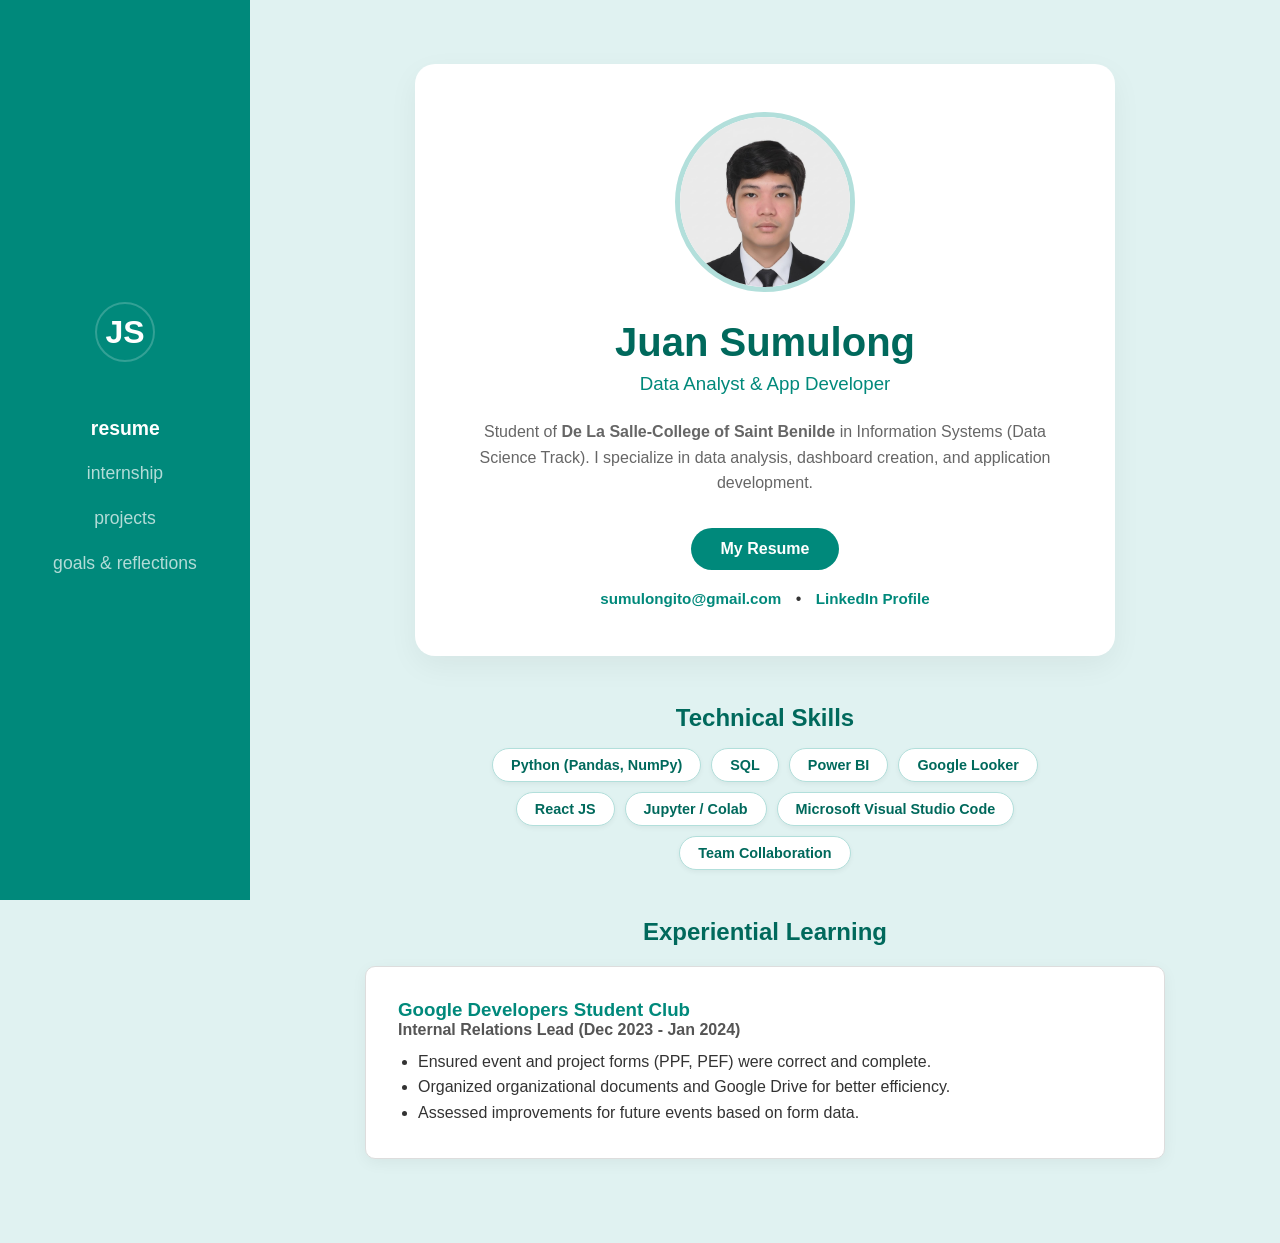
<file: index.html>
<!DOCTYPE html>
<html lang="en">
<head>
    <meta charset="UTF-8">
    <meta name="viewport" content="width=device-width, initial-scale=1.0">
    <title>Juan Sumulong - Portfolio</title>
    <link rel="stylesheet" href="style.css">
</head>
<body>

    <div class="layout-container">
        
        <aside class="sidebar">
            <div class="logo">JS</div> 
            
            <nav>
                <ul>
                    <li><a href="index.html" class="active">Resume</a></li>
                    <li><a href="internship.html">Internship</a></li>
                    <li><a href="projects.html">Projects</a></li>
                    <li><a href="reflections.html">Goals & Reflections</a></li>
                </ul>
            </nav>
        </aside>

        <main class="main-content">
            
            <section class="hero-card">
                <img src="images/profile.jpeg" alt="Juan Sumulong" class="profile-pic">
                
                <h1>Juan Sumulong</h1>
                <h3 class="subtitle">Data Analyst & App Developer</h3>
                
                <p class="bio">
                    Student of <strong>De La Salle-College of Saint Benilde</strong> in Information Systems 
                    (Data Science Track). I specialize in data analysis, dashboard creation, and 
                    application development.
                </p>

                <a href="https://drive.google.com/file/d/1NOP_8OHzj2ilH7ILHniVnBJTtdUD2omU/view?usp=sharing" target="_blank" class="btn-primary">My Resume</a>
                
                <div class="social-links" style="margin-top: 20px;">
                    <a href="mailto:sumulongito@gmail.com">sumulongito@gmail.com</a>
                    • 
                    <a href="https://www.linkedin.com/in/juan-v-sumulong-66ba03379" target="_blank">LinkedIn Profile</a>
                </div>
            </section>

            <section id="skills">
                <h2>Technical Skills</h2>
                <div class="skills-container">
                    <span class="skill-tag">Python (Pandas, NumPy)</span>
                    <span class="skill-tag">SQL</span>
                    <span class="skill-tag">Power BI</span>
                    <span class="skill-tag">Google Looker</span>
                    <span class="skill-tag">React JS</span>
                    <span class="skill-tag">Jupyter / Colab</span>
                    <span class="skill-tag">Microsoft Visual Studio Code</span>
                    <span class="skill-tag">Team Collaboration</span>
                </div>
            </section>

            <section id="experience" style="margin-top: 3rem; width: 100%; max-width: 800px;">
                <h2 style="text-align: center; color: #00695c;">Experiential Learning</h2>
                
                <div class="project-card" style="margin-top: 20px; text-align: left; padding: 2rem; border: 1px solid #ddd; border-radius: 10px;">
                    <h3 style="color: #00897b;">Google Developers Student Club</h3>
                    <h4 style="color: #555;">Internal Relations Lead (Dec 2023 - Jan 2024)</h4>
                    <ul style="margin-top: 10px; margin-left: 20px; line-height: 1.6;">
                        <li>Ensured event and project forms (PPF, PEF) were correct and complete.</li>
                        <li>Organized organizational documents and Google Drive for better efficiency.</li>
                        <li>Assessed improvements for future events based on form data.</li>
                    </ul>
                </div>
            </section>

        </main>

    </div>

</body>
</html>
</file>
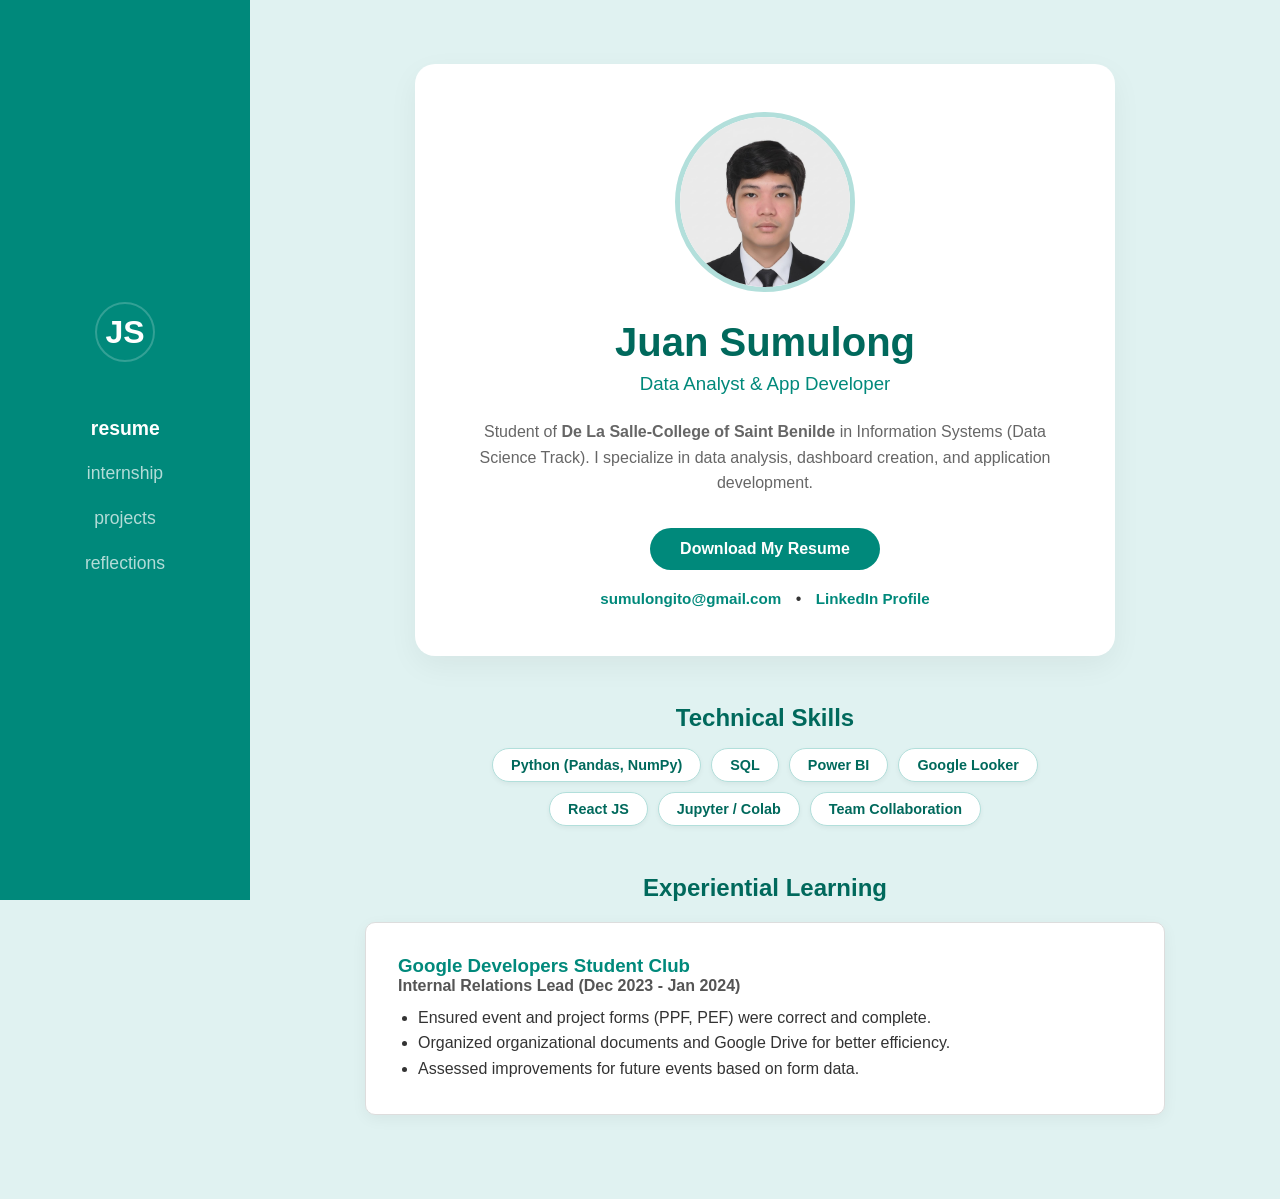
<file: My-Portfolio-main/index.html>
<!DOCTYPE html>
<html lang="en">
<head>
    <meta charset="UTF-8">
    <meta name="viewport" content="width=device-width, initial-scale=1.0">
    <title>Juan Sumulong - Portfolio</title>
    <link rel="stylesheet" href="style.css">
</head>
<body>

    <div class="layout-container">
        
        <aside class="sidebar">
            <div class="logo">JS</div> 
            
            <nav>
                <ul>
                    <li><a href="index.html" class="active">Resume</a></li>
                    <li><a href="internship.html">Internship</a></li>
                    <li><a href="projects.html">Projects</a></li>
                    <li><a href="reflections.html">Reflections</a></li>
                </ul>
            </nav>
        </aside>

        <main class="main-content">
            
            <section class="hero-card">
                <img src="images/profile.jpeg" alt="Juan Sumulong" class="profile-pic">
                
                <h1>Juan Sumulong</h1>
                <h3 class="subtitle">Data Analyst & App Developer</h3>
                
                <p class="bio">
                    Student of <strong>De La Salle-College of Saint Benilde</strong> in Information Systems 
                    (Data Science Track). I specialize in data analysis, dashboard creation, and 
                    application development.
                </p>

                <a href="https://drive.google.com/file/d/1m2vF2gVnEqfFufVgD5PYqEGLd9tg2l-f/view?usp=sharing" target="_blank" class="btn-primary">Download My Resume</a>
                
                <div class="social-links" style="margin-top: 20px;">
                    <a href="mailto:sumulongito@gmail.com">sumulongito@gmail.com</a>
                    • 
                    <a href="https://www.linkedin.com/in/juan-v-sumulong-66ba03379" target="_blank">LinkedIn Profile</a>
                </div>
            </section>

            <section id="skills">
                <h2>Technical Skills</h2>
                <div class="skills-container">
                    <span class="skill-tag">Python (Pandas, NumPy)</span>
                    <span class="skill-tag">SQL</span>
                    <span class="skill-tag">Power BI</span>
                    <span class="skill-tag">Google Looker</span>
                    <span class="skill-tag">React JS</span>
                    <span class="skill-tag">Jupyter / Colab</span>
                    <span class="skill-tag">Team Collaboration</span>
                </div>
            </section>

            <section id="experience" style="margin-top: 3rem; width: 100%; max-width: 800px;">
                <h2 style="text-align: center; color: #00695c;">Experiential Learning</h2>
                
                <div class="project-card" style="margin-top: 20px; text-align: left; padding: 2rem; border: 1px solid #ddd; border-radius: 10px;">
                    <h3 style="color: #00897b;">Google Developers Student Club</h3>
                    <h4 style="color: #555;">Internal Relations Lead (Dec 2023 - Jan 2024)</h4>
                    <ul style="margin-top: 10px; margin-left: 20px; line-height: 1.6;">
                        <li>Ensured event and project forms (PPF, PEF) were correct and complete.</li>
                        <li>Organized organizational documents and Google Drive for better efficiency.</li>
                        <li>Assessed improvements for future events based on form data.</li>
                    </ul>
                </div>
            </section>

        </main>

    </div>

</body>
</html>
</file>
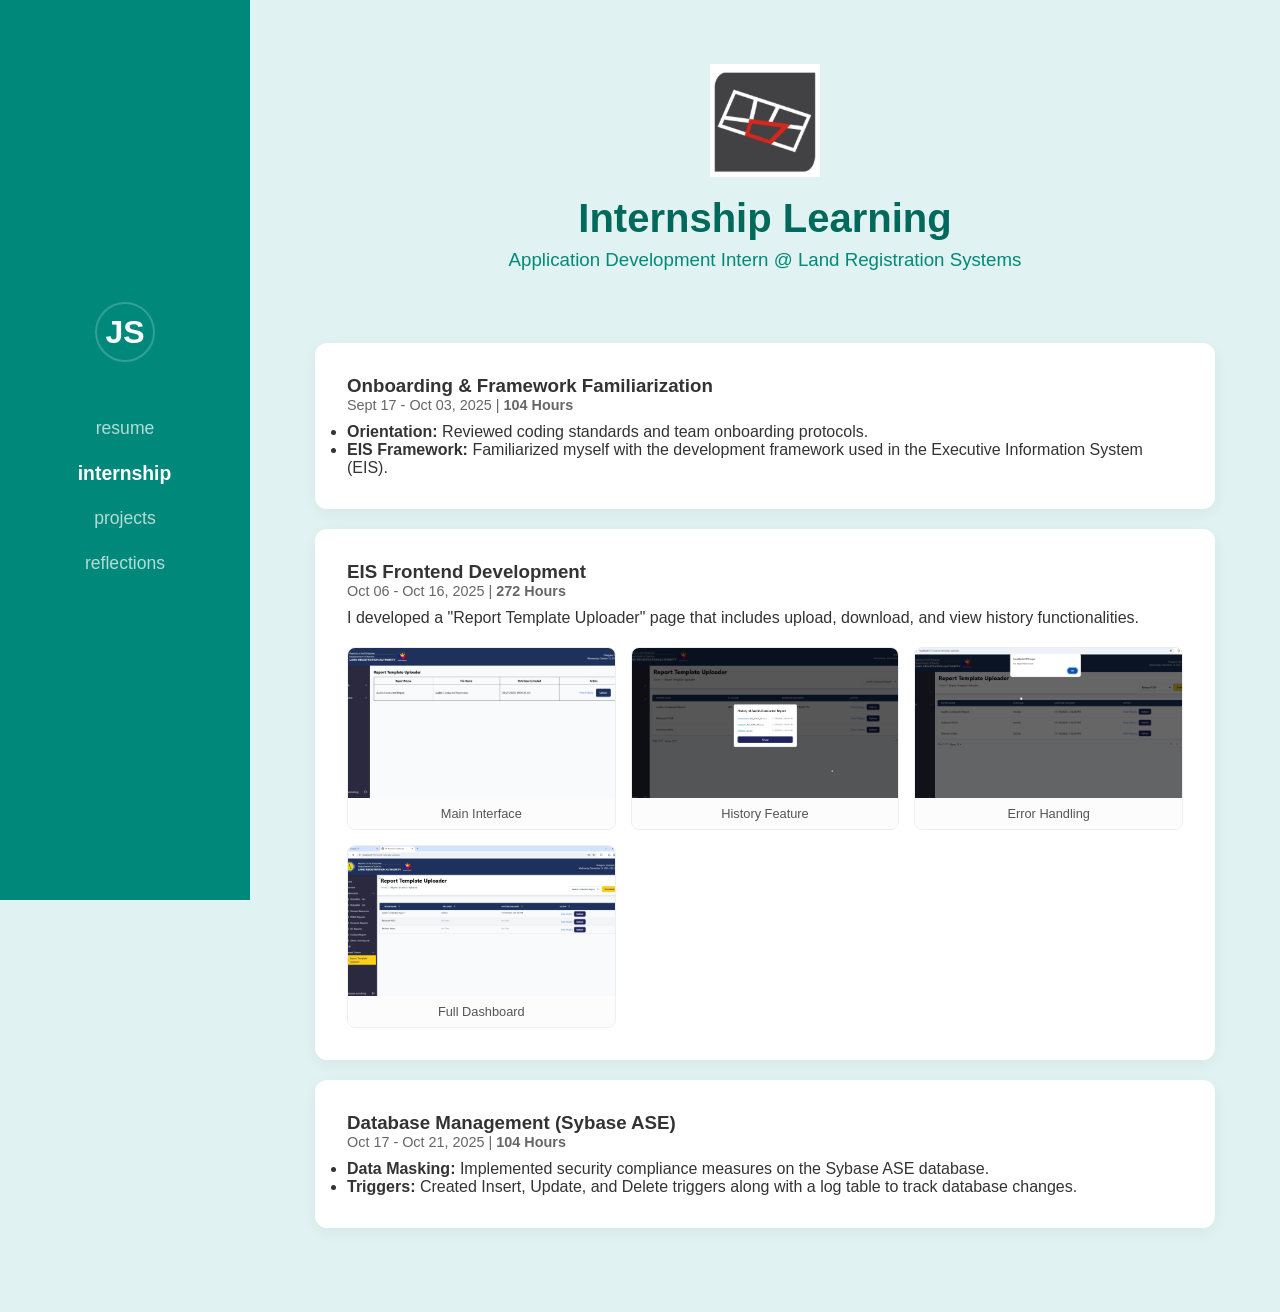
<file: internship.html>
<!DOCTYPE html>
<html lang="en">
<head>
    <meta charset="UTF-8">
    <meta name="viewport" content="width=device-width, initial-scale=1.0">
    <title>Internship - Juan Sumulong</title>
    <link rel="stylesheet" href="style.css">
</head>
<body>

    <div class="layout-container">
        
        <aside class="sidebar">
            <div class="logo">JS</div> 
            <nav>
                <ul>
                    <li><a href="index.html">Resume</a></li>
                    <li><a href="internship.html" class="active">Internship</a></li>
                    <li><a href="projects.html">Projects</a></li>
                    <li><a href="reflections.html">Reflections</a></li>
                </ul>
            </nav>
        </aside>

        <main class="main-content">
            
            <div style="text-align: center; margin-bottom: 3rem;">
                <img src="images/lares-logo.png" alt="Lares Logo" class="company-logo" style="margin: 0 auto 15px auto;">
                <h1>Internship Learning</h1>
                <h3 class="subtitle">Application Development Intern @ Land Registration Systems</h3>
            </div>

            <div style="width: 100%; max-width: 900px;">

                <div class="project-card">
                    <h3>Onboarding & Framework Familiarization</h3>
                    <p style="color: #666; font-size: 0.9rem; margin-bottom: 10px;">
                        Sept 17 - Oct 03, 2025 | <strong>104 Hours</strong>
                    </p>
                    <ul>
                        <li><strong>Orientation:</strong> Reviewed coding standards and team onboarding protocols.</li>
                        <li><strong>EIS Framework:</strong> Familiarized myself with the development framework used in the Executive Information System (EIS).</li>
                    </ul>
                </div>

                <div class="project-card">
                    <h3>EIS Frontend Development</h3>
                    <p style="color: #666; font-size: 0.9rem; margin-bottom: 10px;">
                        Oct 06 - Oct 16, 2025 | <strong>272 Hours</strong>
                    </p>
                    <p>I developed a "Report Template Uploader" page that includes upload, download, and view history functionalities.</p>
                    
                    <div class="gallery-grid">
                        <div class="gallery-item">
                            <img src="images/eis-old.png" alt="Old Page Draft" onclick="window.open(this.src)">
                            <p class="caption">Main Interface</p>
                        </div>
                        <div class="gallery-item">
                            <img src="images/eis-history.png" alt="View History Feature" onclick="window.open(this.src)">
                            <p class="caption">History Feature</p>
                        </div>
                        <div class="gallery-item">
                            <img src="images/eis-error.png" alt="Error Handling" onclick="window.open(this.src)">
                            <p class="caption">Error Handling</p>
                        </div>
                        <div class="gallery-item">
                            <img src="images/eis-dashboard.png" alt="Full page View" onclick="window.open(this.src)">
                            <p class="caption">Full Dashboard</p>
                        </div>
                    </div>
                </div>

                <div class="project-card">
                    <h3>Database Management (Sybase ASE)</h3>
                    <p style="color: #666; font-size: 0.9rem; margin-bottom: 10px;">
                        Oct 17 - Oct 21, 2025 | <strong>104 Hours</strong>
                    </p>
                    <ul>
                        <li><strong>Data Masking:</strong> Implemented security compliance measures on the Sybase ASE database.</li>
                        <li><strong>Triggers:</strong> Created Insert, Update, and Delete triggers along with a log table to track database changes.</li>
                    </ul>
                </div>

            </div>
        </main>
    </div>

</body>
</html>
</file>
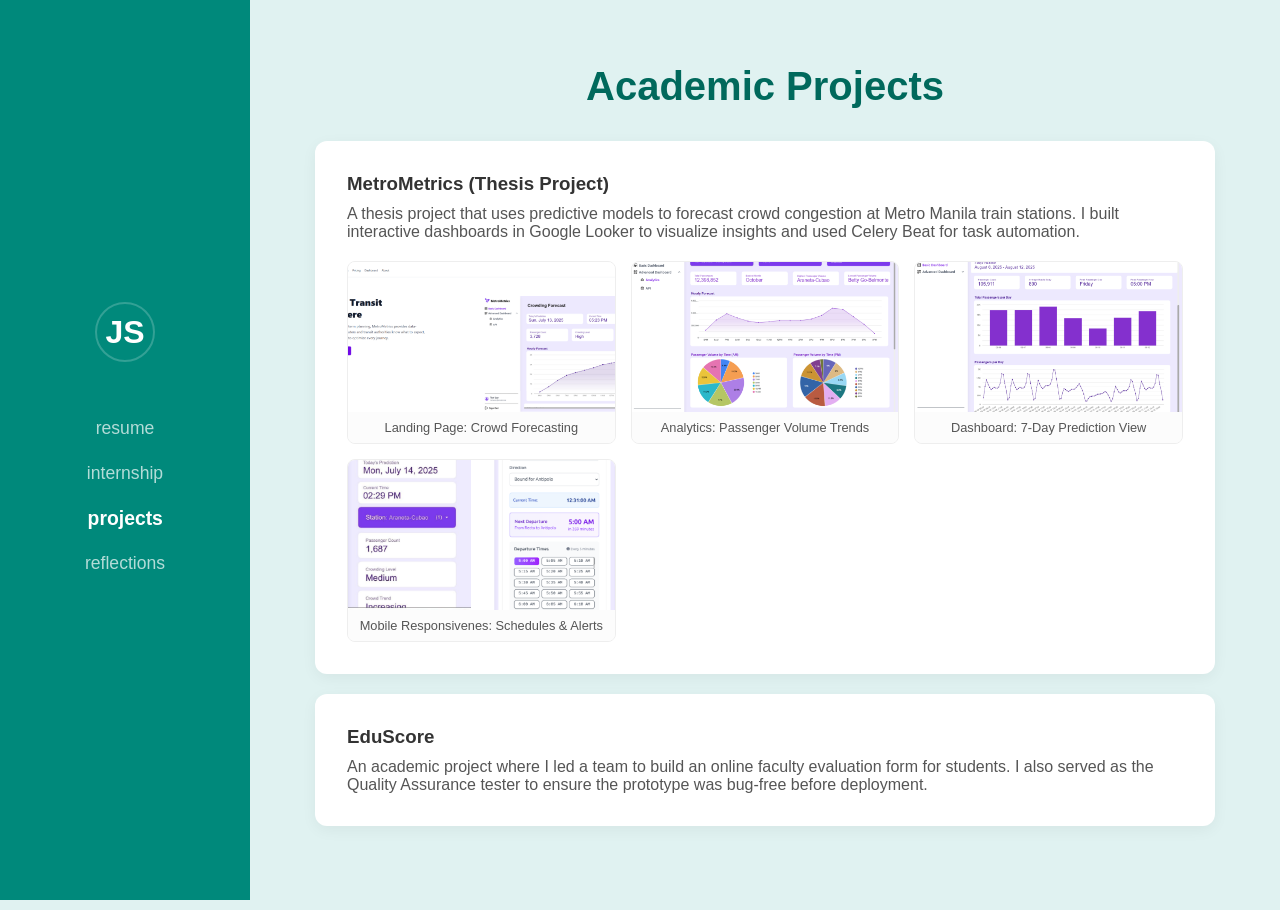
<file: projects.html>
<!DOCTYPE html>
<html lang="en">
<head>
    <meta charset="UTF-8">
    <meta name="viewport" content="width=device-width, initial-scale=1.0">
    <title>Projects - Juan Sumulong</title>
    <link rel="stylesheet" href="style.css">
</head>
<body>

    <div class="layout-container">
        
        <aside class="sidebar">
            <div class="logo">JS</div> 
            <nav>
                <ul>
                    <li><a href="index.html">Resume</a></li>
                    <li><a href="internship.html">Internship</a></li>
                    <li><a href="projects.html" class="active">Projects</a></li>
                    <li><a href="reflections.html">Reflections</a></li>
                </ul>
            </nav>
        </aside>

        <main class="main-content">
            
            <h1 style="margin-bottom: 2rem; color: #00695c;">Academic Projects</h1>

            <div style="width: 100%; max-width: 900px;">
                
                <div class="project-card">
                    <h3>MetroMetrics (Thesis Project)</h3>
                    <p style="margin-bottom: 15px; margin-top: 10px; color: #555;">
                        A thesis project that uses predictive models to forecast crowd congestion at Metro Manila train stations. 
                        I built interactive dashboards in Google Looker to visualize insights and used Celery Beat for task automation.
                    </p>

                    <div class="gallery-grid">
                        
                        <div class="gallery-item">
                            <img src="images/MetroMetrics_Main.png" alt="Landing Page" onclick="window.open(this.src)">
                            <p class="caption">Landing Page: Crowd Forecasting</p>
                        </div>

                        <div class="gallery-item">
                            <img src="images/MetroMetrics_Analytics.png" alt="Analytics Dashboard" onclick="window.open(this.src)">
                            <p class="caption">Analytics: Passenger Volume Trends</p>
                        </div>

                        <div class="gallery-item">
                            <img src="images/MetroMetrics_Dashboard.png" alt="Weekly Predictions" onclick="window.open(this.src)">
                            <p class="caption">Dashboard: 7-Day Prediction View</p>
                        </div>

                        <div class="gallery-item">
                            <img src="images/MetroMetrics_Mobile.png" alt="Mobile Layout" onclick="window.open(this.src)">
                            <p class="caption">Mobile Responsivenes: Schedules & Alerts</p>
                        </div>

                    </div>
                </div>

                <div class="project-card">
                    <h3>EduScore</h3>
                    <p style="margin-top: 10px; color: #555;">
                        An academic project where I led a team to build an online faculty evaluation form for students. 
                        I also served as the Quality Assurance tester to ensure the prototype was bug-free before deployment.
                    </p>
                </div>

            </div>
        </main>
    </div>

</body>
</html>
</file>
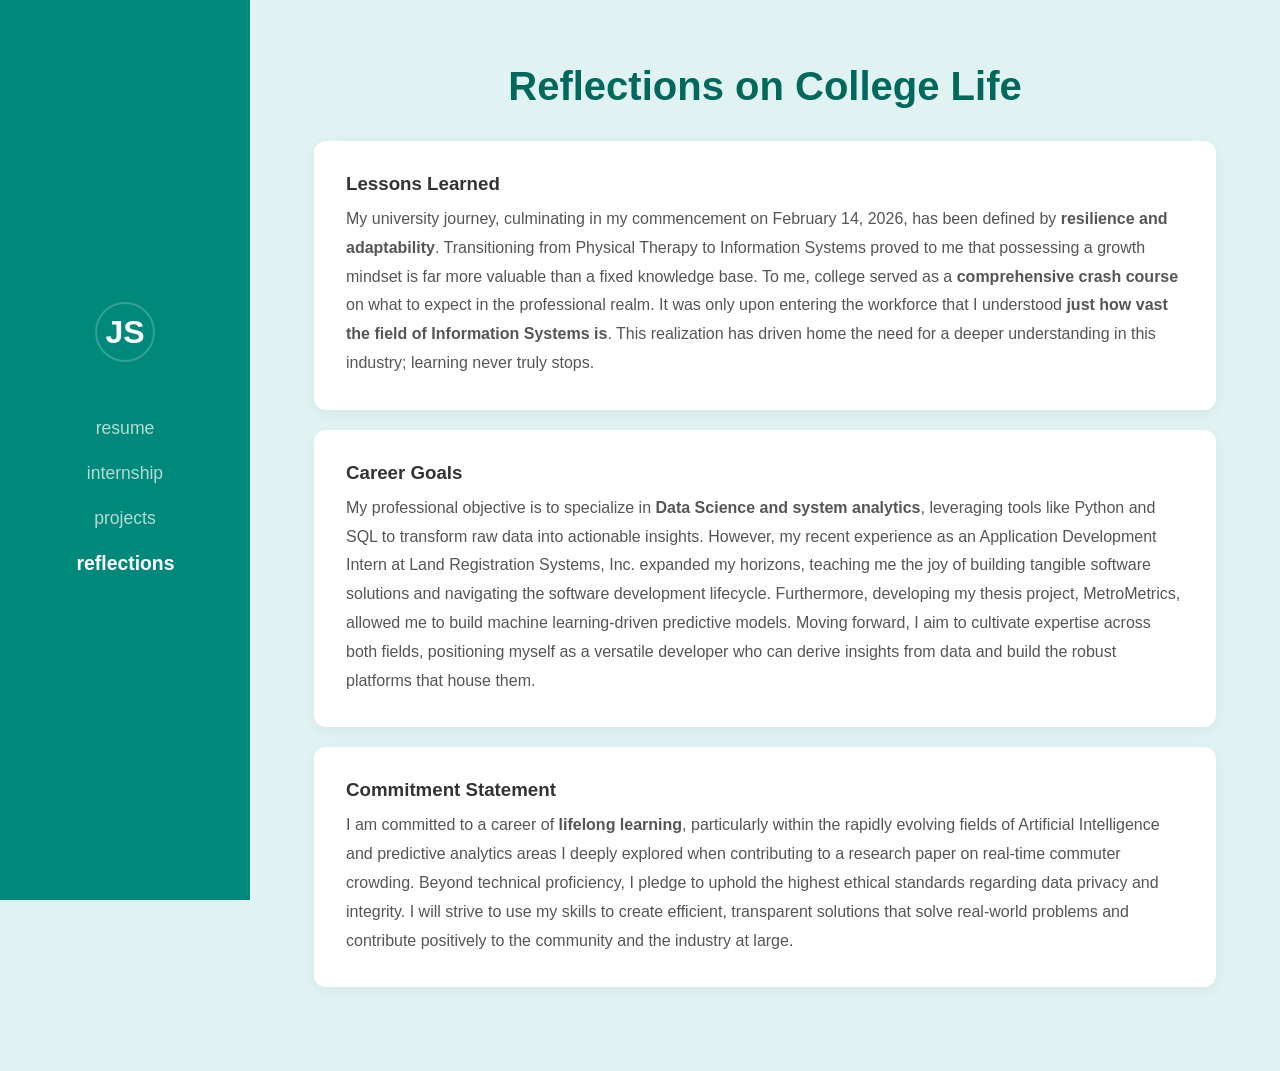
<file: reflections.html>
<!DOCTYPE html>
<html lang="en">
<head>
    <meta charset="UTF-8">
    <meta name="viewport" content="width=device-width, initial-scale=1.0">
    <title>Reflections - Juan Sumulong</title>
    <link rel="stylesheet" href="style.css">
</head>
<body>

    <div class="layout-container">
        
        <aside class="sidebar">
            <div class="logo">JS</div> 
            <nav>
                <ul>
                    <li><a href="index.html">Resume</a></li>
                    <li><a href="internship.html">Internship</a></li>
                    <li><a href="projects.html">Projects</a></li>
                    <li><a href="reflections.html" class="active">Reflections</a></li>
                </ul>
            </nav>
        </aside>

        <main class="main-content">
            
            <h1 style="margin-bottom: 2rem; color: #00695c;">Reflections on College Life</h1>

            <div class="project-card">
            <h3>Lessons Learned</h3>
            <p style="margin-top: 10px; line-height: 1.8; color: #555;">
            My university journey, culminating in my commencement on February 14, 2026, has been defined by <strong>resilience and adaptability</strong>. 
            Transitioning from Physical Therapy to Information Systems proved to me that possessing a growth mindset is far more valuable than a fixed knowledge base.
            To me, college served as a <strong>comprehensive crash course</strong> on what to expect in the professional realm. 
            It was only upon entering the workforce that I understood <strong>just how vast the field of Information Systems is</strong>. 
            This realization has driven home the need for a deeper understanding in this industry; learning never truly stops.
            </p>
            </div>

            <div class="project-card">
            <h3>Career Goals</h3>
            <p style="margin-top: 10px; line-height: 1.8; color: #555;">
            My professional objective is to specialize in <strong>Data Science and system analytics</strong>, leveraging tools like Python and SQL to transform raw data into actionable insights.
            However, my recent experience as an Application Development Intern at Land Registration Systems, Inc. expanded my horizons, teaching me the joy of building tangible software solutions and navigating the software development lifecycle.
            Furthermore, developing my thesis project, MetroMetrics, allowed me to build machine learning-driven predictive models.
            Moving forward, I aim to cultivate expertise across both fields, positioning myself as a versatile developer who can derive insights from data and build the robust platforms that house them.
            </p>
            </div>

            <div class="project-card">
            <h3>Commitment Statement</h3>
            <p style="margin-top: 10px; line-height: 1.8; color: #555;">
            I am committed to a career of <strong>lifelong learning</strong>, particularly within the rapidly evolving fields of Artificial Intelligence and predictive analytics areas I deeply explored when contributing to a research paper on real-time commuter crowding.
            Beyond technical proficiency, I pledge to uphold the highest ethical standards regarding data privacy and integrity. 
            I will strive to use my skills to create efficient, transparent solutions that solve real-world problems and contribute positively to the community and the industry at large.
            </p>
            </div>

            
        </main>
    </div>

</body>
</html>
</file>
<file: style.css>
/* GLOBAL RESET */
* {
    margin: 0;
    padding: 0;
    box-sizing: border-box;
    font-family: 'Segoe UI', Tahoma, Geneva, Verdana, sans-serif;
}

body {
    background-color: #e0f2f1; /* Very light teal background */
    color: #333;
}

/* --- LAYOUT CONTAINER (Holds Sidebar + Content) --- */
.layout-container {
    display: flex;
    min-height: 100vh; /* Full screen height */
}

/* --- LEFT SIDEBAR (The Green Box) --- */
.sidebar {
    width: 250px; /* Fixed width */
    background-color: #00897b; /* Teal Color */
    color: white;
    display: flex;
    flex-direction: column;
    justify-content: center; /* Centers links vertically */
    padding: 2rem;
    position: fixed; /* Keeps it stuck to the left */
    height: 100vh;
    z-index: 100;
}

.logo {
    font-size: 2rem;
    font-weight: bold;
    margin-bottom: 2rem;
    text-align: center;
    border: 2px solid rgba(255,255,255,0.2);
    padding: 10px;
    border-radius: 50%;
    width: 60px;
    height: 60px;
    margin: 0 auto 2rem auto;
    display: flex;
    align-items: center;
    justify-content: center;
}

.sidebar nav ul {
    list-style: none;
    text-align: center;
}

.sidebar nav ul li {
    margin: 1.5rem 0;
}

.sidebar nav ul li a {
    color: rgba(255, 255, 255, 0.7); /* Slightly transparent white */
    text-decoration: none;
    font-size: 1.1rem;
    text-transform: lowercase; 
    transition: 0.3s;
}

.sidebar nav ul li a:hover, 
.sidebar nav ul li a.active {
    color: white; /* Bright white on hover */
    font-weight: bold;
    transform: scale(1.1);
    display: inline-block;
}

/* --- MAIN CONTENT (The White Area) --- */
.main-content {
    margin-left: 250px; /* Moves content right to not hide behind sidebar */
    flex: 1;
    display: flex;
    flex-direction: column;
    align-items: center;
    padding: 4rem;
    width: calc(100% - 250px);
}

/* --- HERO CARD (The Center Profile) --- */
.hero-card {
    background: white;
    padding: 3rem;
    border-radius: 20px;
    text-align: center;
    max-width: 700px;
    box-shadow: 0 10px 30px rgba(0,0,0,0.05); /* Soft shadow */
    margin-bottom: 3rem;
}

.profile-pic {
    width: 180px;
    height: 180px;
    border-radius: 50%;
    object-fit: cover;
    margin-bottom: 1.5rem;
    border: 5px solid #b2dfdb; /* Light teal border around face */
}

h1 {
    font-size: 2.5rem;
    color: #00695c; /* Darker teal text */
    margin-bottom: 0.5rem;
}

.subtitle {
    color: #00897b; /* Teal text */
    font-weight: normal;
    margin-bottom: 1.5rem;
}

.bio {
    color: #666;
    line-height: 1.6;
    margin-bottom: 2rem;
}

/* --- BUTTONS & LINKS --- */
.social-links a {
    color: #00897b;
    text-decoration: none;
    font-weight: bold;
    margin: 0 10px;
    font-size: 0.95rem;
}

.btn-primary {
    background-color: #00897b;
    color: white;
    padding: 12px 30px;
    text-decoration: none;
    border-radius: 50px; /* Pill shape */
    font-weight: bold;
    transition: background 0.3s, transform 0.2s;
    display: inline-block;
}

.btn-primary:hover {
    background-color: #00695c;
    transform: translateY(-2px);
}

/* --- SKILLS SECTION --- */
#skills h2 {
    color: #00695c;
    margin-bottom: 1rem;
    text-align: center;
}

.skills-container {
    display: flex;
    flex-wrap: wrap;
    justify-content: center;
    gap: 10px;
    max-width: 600px;
    margin: 0 auto;
}

.skill-tag {
    background: white;
    color: #00695c;
    padding: 8px 18px;
    border-radius: 20px;
    font-size: 0.9rem;
    font-weight: 600;
    box-shadow: 0 2px 5px rgba(0,0,0,0.05);
    border: 1px solid #b2dfdb;
}

/* --- PROJECT CARDS (For Internship/Projects pages) --- */
.project-card {
    background: white;
    padding: 2rem;
    border-radius: 12px;
    box-shadow: 0 4px 15px rgba(0,0,0,0.05);
    margin-bottom: 20px;
}

/* --- GALLERY GRID (For Screenshots) --- */
.gallery-grid {
    display: grid;
    grid-template-columns: repeat(auto-fit, minmax(200px, 1fr)); 
    gap: 15px;
    margin-top: 20px;
}

.gallery-item {
    border-radius: 8px;
    overflow: hidden;
    background: #fff;
    border: 1px solid #eee;
}

.gallery-item img {
    width: 100%;
    height: 150px; 
    object-fit: cover; 
    cursor: pointer; 
    display: block;
    transition: opacity 0.3s;
}

.gallery-item img:hover {
    opacity: 0.9;
}

.gallery-item .caption {
    font-size: 0.8rem;
    padding: 8px;
    text-align: center;
    color: #555;
    background: #fcfcfc;
}

/* --- MOBILE RESPONSIVE --- */
@media (max-width: 768px) {
    .layout-container {
        flex-direction: column;
    }

    .sidebar {
        width: 100%;
        height: auto;
        position: relative;
        padding: 1rem;
        flex-direction: row; 
        justify-content: space-between;
        align-items: center;
    }

    .logo {
        margin: 0;
        width: 40px;
        height: 40px;
        font-size: 1.2rem;
    }
    
    .sidebar nav ul {
        display: flex;
        gap: 15px;
    }

    .sidebar nav ul li {
        margin: 0;
    }

    .sidebar nav ul li a {
        font-size: 0.9rem;
    }

    .main-content {
        margin-left: 0;
        padding: 2rem 1rem;
        width: 100%;
    }
    
    .hero-card {
        padding: 2rem 1rem;
    }
}
</file>
<file: My-Portfolio-main/style.css>
/* GLOBAL RESET */
* {
    margin: 0;
    padding: 0;
    box-sizing: border-box;
    font-family: 'Segoe UI', Tahoma, Geneva, Verdana, sans-serif;
}

body {
    background-color: #e0f2f1; /* Very light teal background */
    color: #333;
}

/* --- LAYOUT CONTAINER (Holds Sidebar + Content) --- */
.layout-container {
    display: flex;
    min-height: 100vh; /* Full screen height */
}

/* --- LEFT SIDEBAR (The Green Box) --- */
.sidebar {
    width: 250px; /* Fixed width */
    background-color: #00897b; /* Teal Color */
    color: white;
    display: flex;
    flex-direction: column;
    justify-content: center; /* Centers links vertically */
    padding: 2rem;
    position: fixed; /* Keeps it stuck to the left */
    height: 100vh;
    z-index: 100;
}

.logo {
    font-size: 2rem;
    font-weight: bold;
    margin-bottom: 2rem;
    text-align: center;
    border: 2px solid rgba(255,255,255,0.2);
    padding: 10px;
    border-radius: 50%;
    width: 60px;
    height: 60px;
    margin: 0 auto 2rem auto;
    display: flex;
    align-items: center;
    justify-content: center;
}

.sidebar nav ul {
    list-style: none;
    text-align: center;
}

.sidebar nav ul li {
    margin: 1.5rem 0;
}

.sidebar nav ul li a {
    color: rgba(255, 255, 255, 0.7); /* Slightly transparent white */
    text-decoration: none;
    font-size: 1.1rem;
    text-transform: lowercase; 
    transition: 0.3s;
}

.sidebar nav ul li a:hover, 
.sidebar nav ul li a.active {
    color: white; /* Bright white on hover */
    font-weight: bold;
    transform: scale(1.1);
    display: inline-block;
}

/* --- MAIN CONTENT (The White Area) --- */
.main-content {
    margin-left: 250px; /* Moves content right to not hide behind sidebar */
    flex: 1;
    display: flex;
    flex-direction: column;
    align-items: center;
    padding: 4rem;
    width: calc(100% - 250px);
}

/* --- HERO CARD (The Center Profile) --- */
.hero-card {
    background: white;
    padding: 3rem;
    border-radius: 20px;
    text-align: center;
    max-width: 700px;
    box-shadow: 0 10px 30px rgba(0,0,0,0.05); /* Soft shadow */
    margin-bottom: 3rem;
}

.profile-pic {
    width: 180px;
    height: 180px;
    border-radius: 50%;
    object-fit: cover;
    margin-bottom: 1.5rem;
    border: 5px solid #b2dfdb; /* Light teal border around face */
}

h1 {
    font-size: 2.5rem;
    color: #00695c; /* Darker teal text */
    margin-bottom: 0.5rem;
}

.subtitle {
    color: #00897b; /* Teal text */
    font-weight: normal;
    margin-bottom: 1.5rem;
}

.bio {
    color: #666;
    line-height: 1.6;
    margin-bottom: 2rem;
}

/* --- BUTTONS & LINKS --- */
.social-links a {
    color: #00897b;
    text-decoration: none;
    font-weight: bold;
    margin: 0 10px;
    font-size: 0.95rem;
}

.btn-primary {
    background-color: #00897b;
    color: white;
    padding: 12px 30px;
    text-decoration: none;
    border-radius: 50px; /* Pill shape */
    font-weight: bold;
    transition: background 0.3s, transform 0.2s;
    display: inline-block;
}

.btn-primary:hover {
    background-color: #00695c;
    transform: translateY(-2px);
}

/* --- SKILLS SECTION --- */
#skills h2 {
    color: #00695c;
    margin-bottom: 1rem;
    text-align: center;
}

.skills-container {
    display: flex;
    flex-wrap: wrap;
    justify-content: center;
    gap: 10px;
    max-width: 600px;
    margin: 0 auto;
}

.skill-tag {
    background: white;
    color: #00695c;
    padding: 8px 18px;
    border-radius: 20px;
    font-size: 0.9rem;
    font-weight: 600;
    box-shadow: 0 2px 5px rgba(0,0,0,0.05);
    border: 1px solid #b2dfdb;
}

/* --- PROJECT CARDS (For Internship/Projects pages) --- */
.project-card {
    background: white;
    padding: 2rem;
    border-radius: 12px;
    box-shadow: 0 4px 15px rgba(0,0,0,0.05);
    margin-bottom: 20px;
}

/* --- GALLERY GRID (For Screenshots) --- */
.gallery-grid {
    display: grid;
    grid-template-columns: repeat(auto-fit, minmax(200px, 1fr)); 
    gap: 15px;
    margin-top: 20px;
}

.gallery-item {
    border-radius: 8px;
    overflow: hidden;
    background: #fff;
    border: 1px solid #eee;
}

.gallery-item img {
    width: 100%;
    height: 150px; 
    object-fit: cover; 
    cursor: pointer; 
    display: block;
    transition: opacity 0.3s;
}

.gallery-item img:hover {
    opacity: 0.9;
}

.gallery-item .caption {
    font-size: 0.8rem;
    padding: 8px;
    text-align: center;
    color: #555;
    background: #fcfcfc;
}

/* --- MOBILE RESPONSIVE --- */
@media (max-width: 768px) {
    .layout-container {
        flex-direction: column;
    }

    .sidebar {
        width: 100%;
        height: auto;
        position: relative;
        padding: 1rem;
        flex-direction: row; 
        justify-content: space-between;
        align-items: center;
    }

    .logo {
        margin: 0;
        width: 40px;
        height: 40px;
        font-size: 1.2rem;
    }
    
    .sidebar nav ul {
        display: flex;
        gap: 15px;
    }

    .sidebar nav ul li {
        margin: 0;
    }

    .sidebar nav ul li a {
        font-size: 0.9rem;
    }

    .main-content {
        margin-left: 0;
        padding: 2rem 1rem;
        width: 100%;
    }
    
    .hero-card {
        padding: 2rem 1rem;
    }
}
</file>
